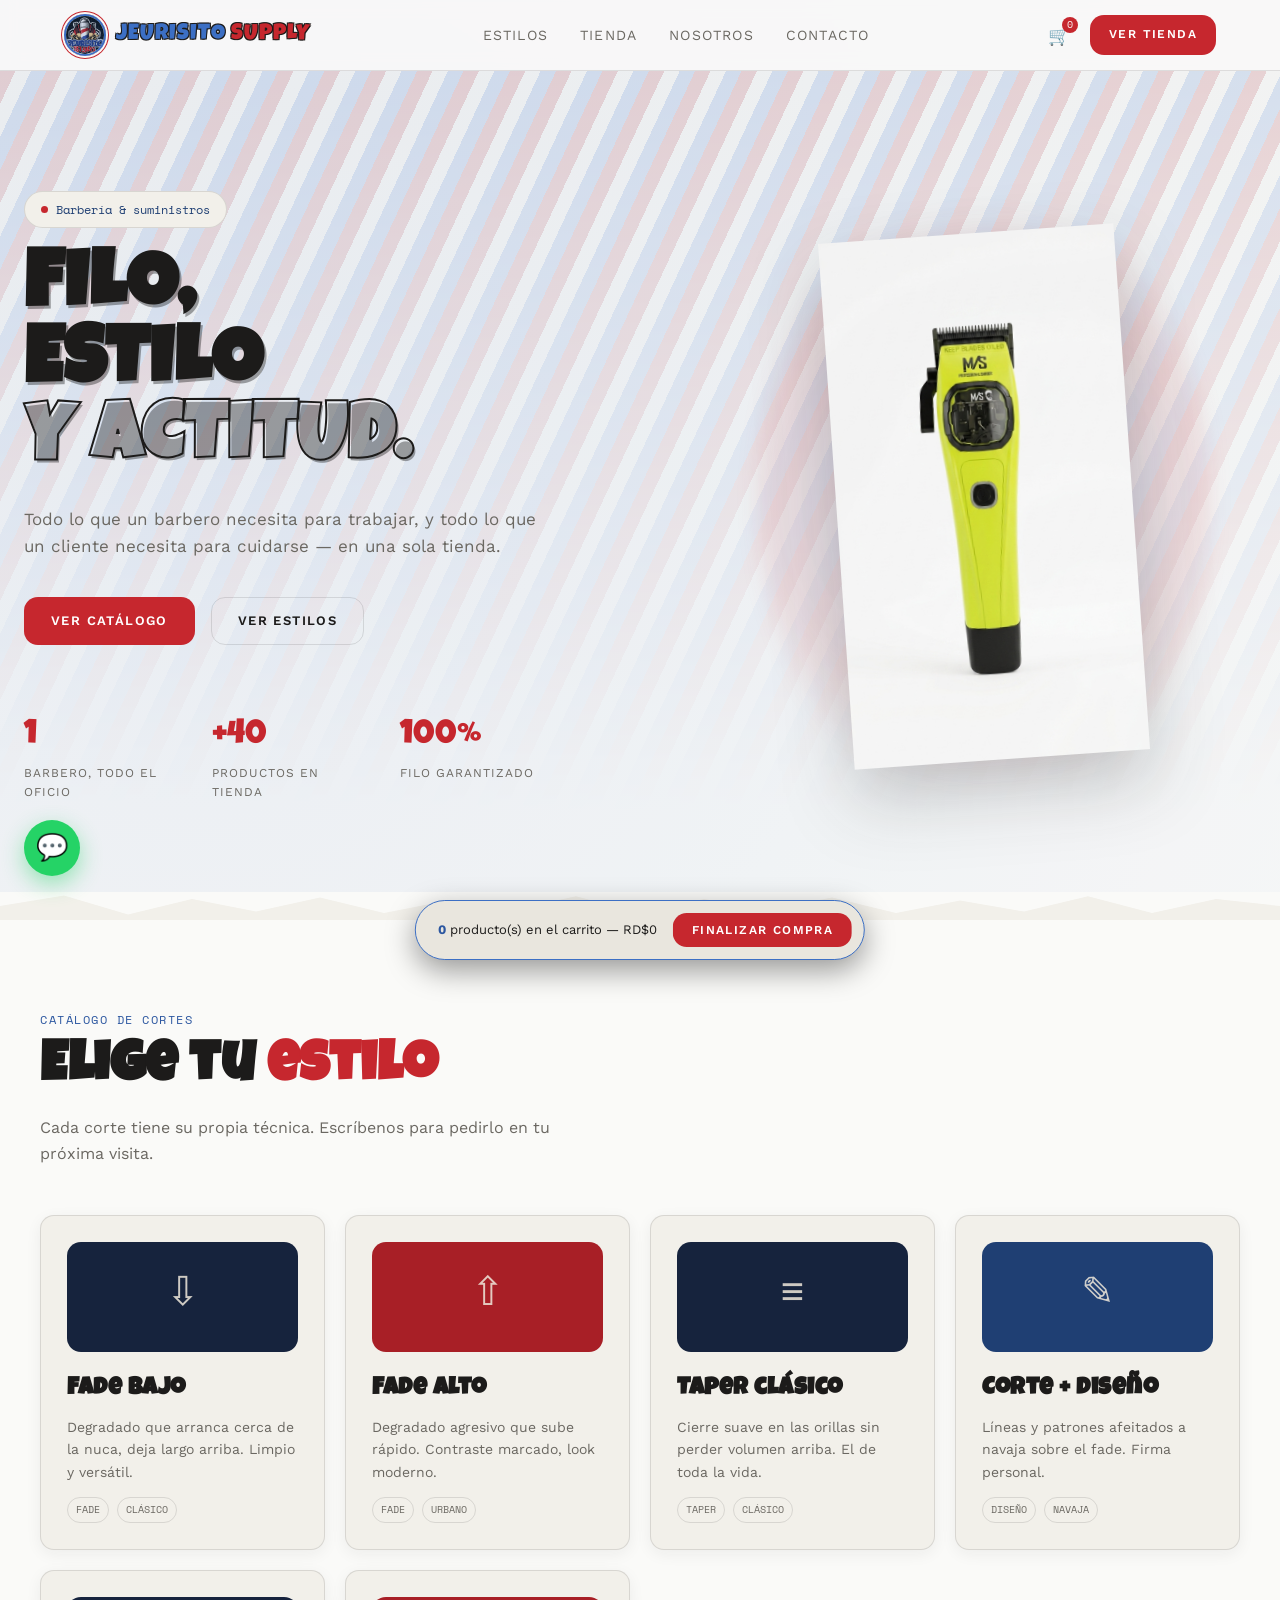
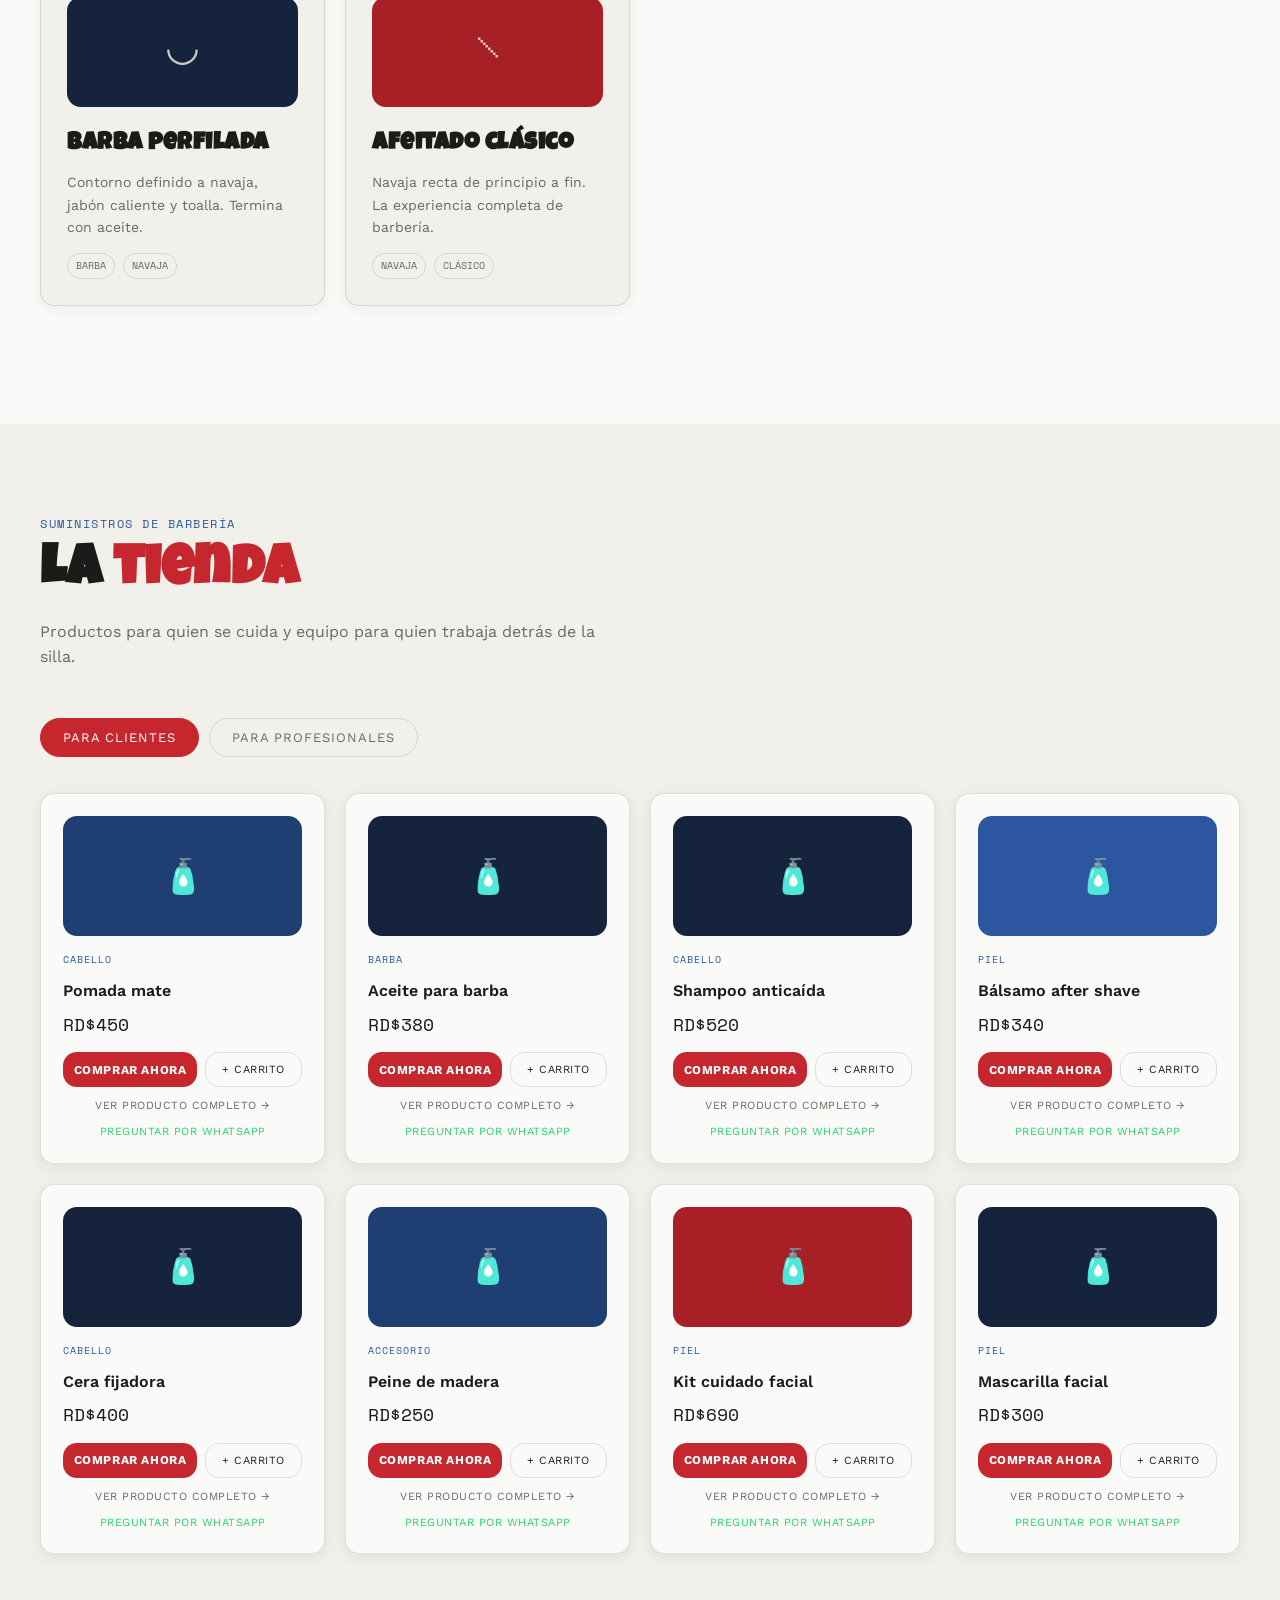
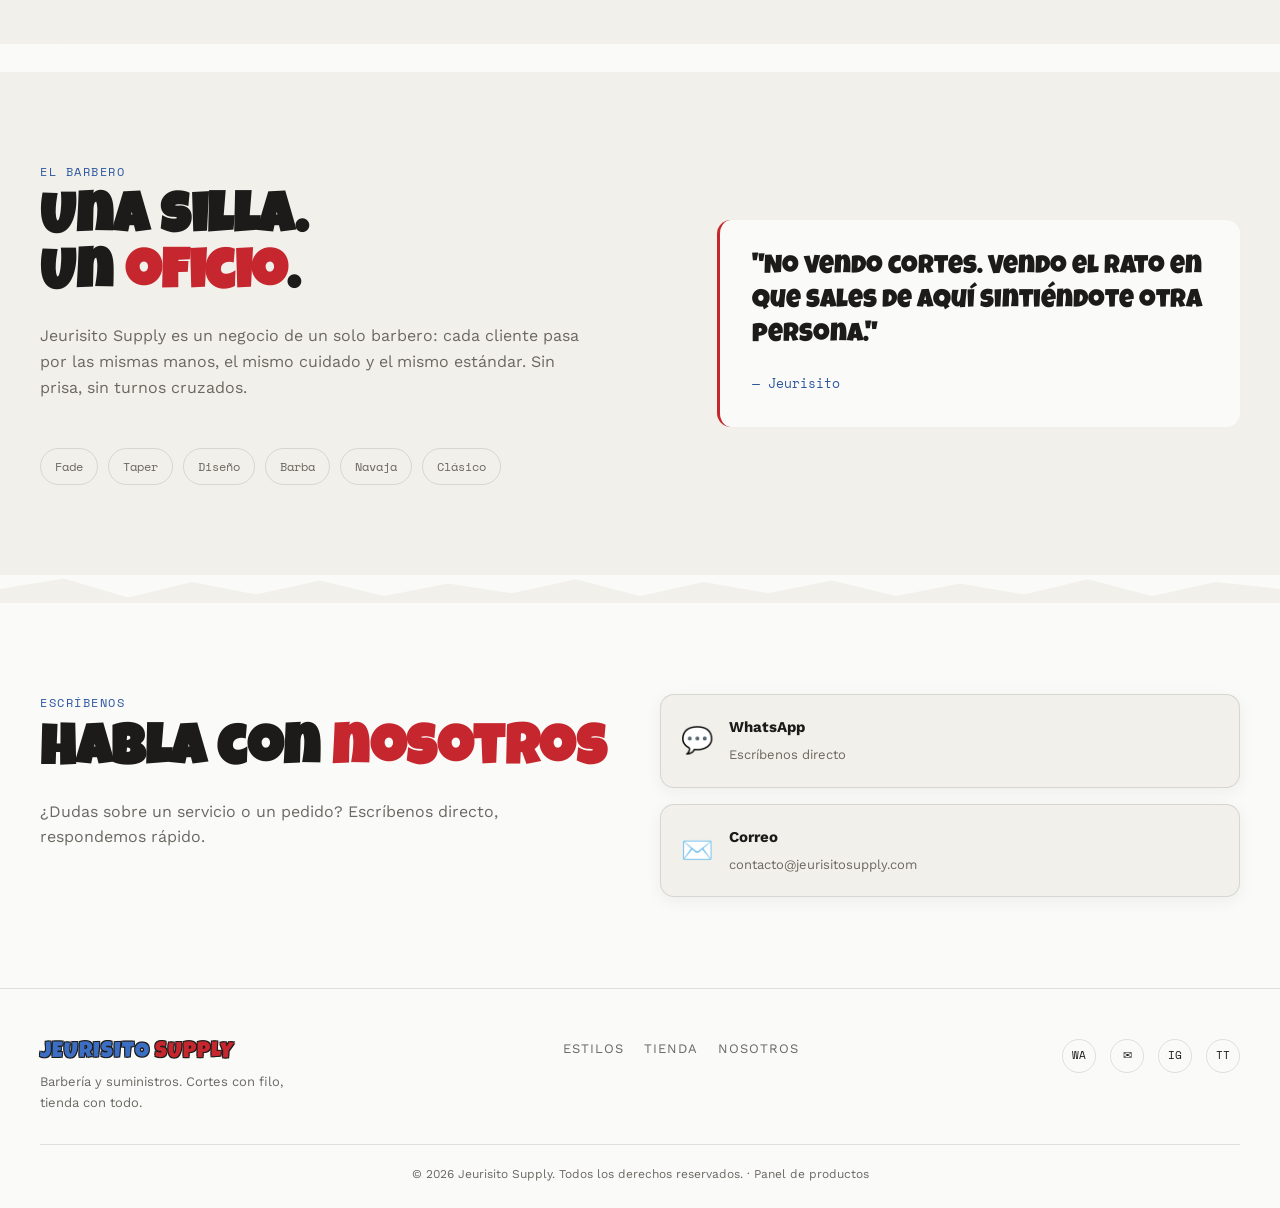
<file: jeurisito-style 16/index.html>
<!DOCTYPE html>
<html lang="es">
<head>
<meta charset="UTF-8">
<meta name="viewport" content="width=device-width, initial-scale=1.0">
<title>Jeurisito Supply — Tienda</title>
<meta name="description" content="Cortes con filo y todo lo que necesitas para el cuidado del cabello y la barba. Tienda de productos y equipo de barbería.">
<link rel="preconnect" href="https://fonts.googleapis.com">
<link rel="preconnect" href="https://fonts.gstatic.com" crossorigin>
<link href="https://fonts.googleapis.com/css2?family=Luckiest+Guy&family=Work+Sans:wght@400;500;600;700&family=Space+Mono:wght@400;700&display=swap" rel="stylesheet">
<link rel="stylesheet" href="css/style.css">
<script src="https://identity.netlify.com/v1/netlify-identity-widget.js"></script>
<script>
  if (window.netlifyIdentity) {
    window.netlifyIdentity.on("init", user => {
      if (!user) {
        window.netlifyIdentity.on("login", () => { document.location.href = "/admin/"; });
      }
    });
  }
</script>
</head>
<body>

<div class="blade-loader" id="bladeLoader"><div class="blade-line"></div></div>

<!-- NAV -->
<header class="nav" id="nav">
  <div class="nav-inner">
    <a href="#top" class="brand">
      <img src="assets/logo.jpeg" alt="Jeurisito Supply" class="logo-icon">
      <span class="brand-text"><span class="b-blue">JEURISITO</span> <span class="b-red">SUPPLY</span></span>
    </a>
    <nav class="nav-links" id="navLinks">
      <a href="#estilos">Estilos</a>
      <a href="#tienda">Tienda</a>
      <a href="#nosotros">Nosotros</a>
      <a href="#contacto">Contacto</a>
    </nav>
    <div class="nav-actions">
      <button class="cart-btn" id="cartBtn" aria-label="Ver carrito">
        <span class="cart-icon">🛒</span>
        <span class="cart-count" id="cartCount">0</span>
      </button>
      <a href="#tienda" class="btn btn-primary btn-sm">Ver tienda</a>
      <button class="burger" id="burger" aria-label="Menú">
        <span></span><span></span><span></span>
      </button>
    </div>
  </div>
</header>

<!-- HERO -->
<section class="hero" id="top">
  <div class="hero-stripes" aria-hidden="true"></div>
  <div class="hero-grid">
    <div class="hero-inner">
      <span class="eyebrow-pill">Barbería &amp; suministros</span>
      <h1 class="hero-title">FILO,<br>ESTILO<br><span class="outline">Y ACTITUD.</span></h1>
      <p class="hero-sub">Todo lo que un barbero necesita para trabajar, y todo lo que un cliente necesita para cuidarse — en una sola tienda.</p>
      <div class="hero-actions">
        <a href="#tienda" class="btn btn-primary">Ver catálogo</a>
        <a href="#estilos" class="btn btn-ghost">Ver estilos</a>
      </div>
      <div class="hero-stats">
        <div><span class="num">1</span><span class="lbl">barbero, todo el oficio</span></div>
        <div><span class="num">+40</span><span class="lbl">productos en tienda</span></div>
        <div><span class="num">100%</span><span class="lbl">filo garantizado</span></div>
      </div>
    </div>
    <div class="hero-visual" aria-hidden="true">
      <div class="hero-visual-blob"></div>
      <img src="assets/products/clipper-float.png" alt="" class="hero-visual-img">
    </div>
  </div>
</section>

<div class="razor-divider" aria-hidden="true"><svg viewBox="0 0 1200 40" preserveAspectRatio="none"><path d="M0,20 L60,5 L120,32 L180,10 L240,28 L300,8 L360,30 L420,12 L480,26 L540,6 L600,30 L660,10 L720,26 L780,8 L840,30 L900,12 L960,28 L1020,6 L1080,30 L1140,10 L1200,20 L1200,40 L0,40 Z"></path></svg></div>

<!-- ESTILOS -->
<section class="section" id="estilos">
  <div class="section-inner">
    <p class="section-eyebrow">Catálogo de cortes</p>
    <h2 class="section-title">Elige tu <span class="accent">estilo</span></h2>
    <p class="section-sub">Cada corte tiene su propia técnica. Escríbenos para pedirlo en tu próxima visita.</p>

    <div class="styles-grid" id="stylesGrid"></div>
  </div>
</section>

<div class="razor-divider flip" aria-hidden="true"><svg viewBox="0 0 1200 40" preserveAspectRatio="none"><path d="M0,20 L60,5 L120,32 L180,10 L240,28 L300,8 L360,30 L420,12 L480,26 L540,6 L600,30 L660,10 L720,26 L780,8 L840,30 L900,12 L960,28 L1020,6 L1080,30 L1140,10 L1200,20 L1200,40 L0,40 Z"></path></svg></div>

<!-- TIENDA -->
<section class="section section-dark" id="tienda">
  <div class="section-inner">
    <p class="section-eyebrow">Suministros de barbería</p>
    <h2 class="section-title">La <span class="accent">tienda</span></h2>
    <p class="section-sub">Productos para quien se cuida y equipo para quien trabaja detrás de la silla.</p>

    <div class="tabs" role="tablist">
      <button class="tab active" data-tab="clientes" role="tab" aria-selected="true">Para clientes</button>
      <button class="tab" data-tab="profesionales" role="tab" aria-selected="false">Para profesionales</button>
    </div>

    <div class="products-grid" id="productsGrid"></div>
  </div>
</section>

<div class="razor-divider" aria-hidden="true"><svg viewBox="0 0 1200 40" preserveAspectRatio="none"><path d="M0,20 L60,5 L120,32 L180,10 L240,28 L300,8 L360,30 L420,12 L480,26 L540,6 L600,30 L660,10 L720,26 L780,8 L840,30 L900,12 L960,28 L1020,6 L1080,30 L1140,10 L1200,20 L1200,40 L0,40 Z"></path></svg></div>

<!-- NOSOTROS -->
<section class="section section-dark" id="nosotros">
  <div class="section-inner nosotros-inner">
    <div>
      <p class="section-eyebrow">El barbero</p>
      <h2 class="section-title">Una silla.<br>Un <span class="accent">oficio</span>.</h2>
      <p class="section-sub">Jeurisito Supply es un negocio de un solo barbero: cada cliente pasa por las mismas manos, el mismo cuidado y el mismo estándar. Sin prisa, sin turnos cruzados.</p>
      <div class="tagcloud">
        <span>Fade</span><span>Taper</span><span>Diseño</span><span>Barba</span><span>Navaja</span><span>Clásico</span>
      </div>
    </div>
    <div class="quote-card">
      <p>"No vendo cortes. Vendo el rato en que sales de aquí sintiéndote otra persona."</p>
      <span>— Jeurisito</span>
    </div>
  </div>
</section>

<!-- CART DRAWER -->
<div class="cart-overlay" id="cartOverlay"></div>
<aside class="cart-drawer" id="cartDrawer">
  <div class="cart-header">
    <h3>Tu carrito</h3>
    <button id="cartClose" aria-label="Cerrar carrito">✕</button>
  </div>
  <ul class="cart-items" id="cartItems"></ul>
  <div class="cart-footer">
    <div class="cart-total">
      <span>Total</span>
      <span id="cartTotal">RD$0</span>
    </div>
    <button class="btn btn-primary btn-block" id="checkoutBtn">Finalizar compra</button>
    <p class="cart-note">Pago con PayPal o coordinación directa por WhatsApp.</p>
  </div>
</aside>

<a href="#" class="wa-float js-contact-whatsapp" target="_blank" rel="noopener" aria-label="Escríbenos por WhatsApp">
  <span class="wa-float-icon">💬</span>
</a>

<div class="sticky-cta" id="stickyCta">
  <span><strong id="stickyCount">0</strong> producto(s) en el carrito — <span id="stickyTotal">RD$0</span></span>
  <button class="btn btn-primary btn-sm" id="stickyCheckout">Finalizar compra</button>
</div>

<div class="razor-divider" aria-hidden="true"><svg viewBox="0 0 1200 40" preserveAspectRatio="none"><path d="M0,20 L60,5 L120,32 L180,10 L240,28 L300,8 L360,30 L420,12 L480,26 L540,6 L600,30 L660,10 L720,26 L780,8 L840,30 L900,12 L960,28 L1020,6 L1080,30 L1140,10 L1200,20 L1200,40 L0,40 Z"></path></svg></div>

<!-- CONTACTO -->
<section class="section" id="contacto">
  <div class="section-inner contact-inner">
    <div>
      <p class="section-eyebrow">Escríbenos</p>
      <h2 class="section-title">Habla con <span class="accent">nosotros</span></h2>
      <p class="section-sub">¿Dudas sobre un servicio o un pedido? Escríbenos directo, respondemos rápido.</p>
    </div>
    <div class="contact-cards">
      <a href="#" class="contact-card js-contact-whatsapp" target="_blank" rel="noopener">
        <span class="contact-icon">💬</span>
        <span>
          <strong>WhatsApp</strong>
          <span class="contact-detail">Escríbenos directo</span>
        </span>
      </a>
      <a href="#" class="contact-card js-contact-email" data-show-text="true">
        <span class="contact-icon">✉️</span>
        <span>
          <strong>Correo</strong>
          <span class="contact-detail">cargando…</span>
        </span>
      </a>
    </div>
  </div>
</section>

<footer class="footer">
  <div class="footer-inner">
    <div>
      <span class="brand-text"><span class="b-blue">JEURISITO</span> <span class="b-red">SUPPLY</span></span>
      <p>Barbería y suministros. Cortes con filo, tienda con todo.</p>
    </div>
    <div class="footer-links">
      <a href="#estilos">Estilos</a>
      <a href="#tienda">Tienda</a>
      <a href="#nosotros">Nosotros</a>
    </div>
    <div class="footer-social">
      <a href="#" class="js-contact-whatsapp" target="_blank" rel="noopener" aria-label="WhatsApp">WA</a>
      <a href="#" class="js-contact-email" aria-label="Correo">✉</a>
      <a href="#" aria-label="Instagram">IG</a>
      <a href="#" aria-label="TikTok">TT</a>
    </div>
  </div>
  <p class="footer-bottom">© <span id="year"></span> Jeurisito Supply. Todos los derechos reservados. · <a href="/admin/">Panel de productos</a></p>
</footer>

<script src="js/products-data.js"></script>
<script src="js/script.js"></script>
</body>
</html>
</file>
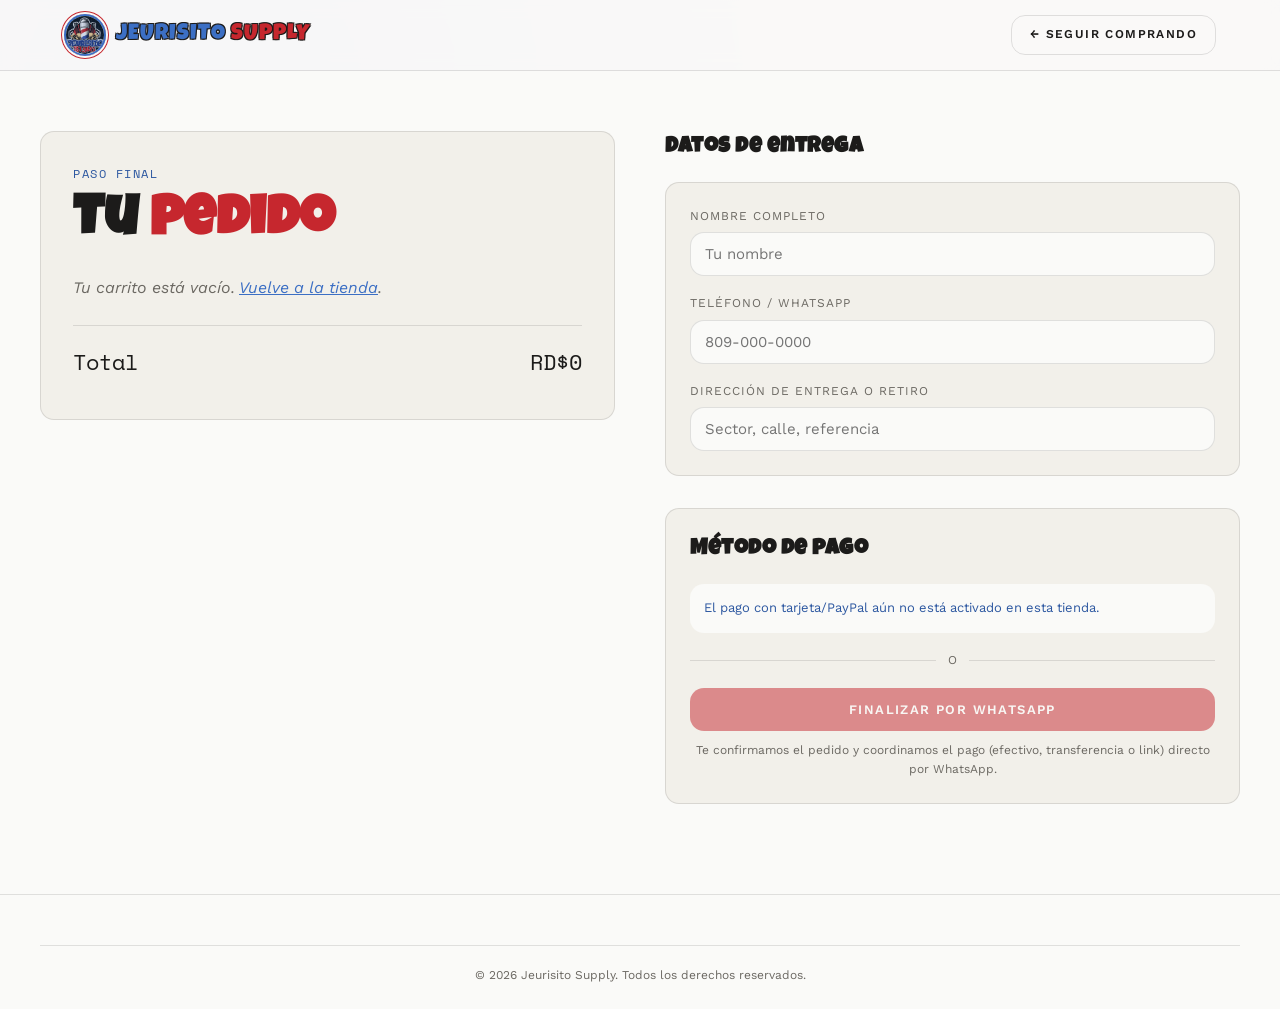
<file: jeurisito-style 16/checkout.html>
<!DOCTYPE html>
<html lang="es">
<head>
<meta charset="UTF-8">
<meta name="viewport" content="width=device-width, initial-scale=1.0">
<title>Finalizar compra — Jeurisito Supply</title>
<link rel="preconnect" href="https://fonts.googleapis.com">
<link rel="preconnect" href="https://fonts.gstatic.com" crossorigin>
<link href="https://fonts.googleapis.com/css2?family=Luckiest+Guy&family=Work+Sans:wght@400;500;600;700&family=Space+Mono:wght@400;700&display=swap" rel="stylesheet">
<link rel="stylesheet" href="css/style.css">
</head>
<body>

<!-- Formulario oculto para que Netlify detecte y notifique los pedidos -->
<form name="pedidos" data-netlify="true" netlify-honeypot="bot-field" hidden>
  <input type="text" name="name" />
  <input type="text" name="phone" />
  <input type="text" name="address" />
  <input type="text" name="items" />
  <input type="text" name="total" />
  <input type="text" name="metodo" />
</form>

<header class="nav">
  <div class="nav-inner">
    <a href="index.html" class="brand">
      <img src="assets/logo.jpeg" alt="Jeurisito Supply" class="logo-icon">
      <span class="brand-text"><span class="b-blue">JEURISITO</span> <span class="b-red">SUPPLY</span></span>
    </a>
    <a href="index.html#tienda" class="btn btn-ghost btn-sm">← Seguir comprando</a>
  </div>
</header>

<section class="section checkout-section">
  <div class="section-inner checkout-wrap">

    <div class="checkout-summary">
      <p class="section-eyebrow">Paso final</p>
      <h1 class="section-title">Tu <span class="accent">pedido</span></h1>

      <ul class="checkout-items" id="checkoutItems"></ul>

      <div class="checkout-total-row">
        <span>Total</span>
        <span id="checkoutTotal">RD$0</span>
      </div>
      <p class="checkout-usd-note" id="checkoutUsdNote"></p>
    </div>

    <div class="checkout-pay">
      <h3>Datos de entrega</h3>
      <form id="checkoutForm" class="agenda-form checkout-form">
        <div class="field">
          <label for="buyerName">Nombre completo</label>
          <input type="text" id="buyerName" required placeholder="Tu nombre">
        </div>
        <div class="field">
          <label for="buyerPhone">Teléfono / WhatsApp</label>
          <input type="tel" id="buyerPhone" required placeholder="809-000-0000">
        </div>
        <div class="field">
          <label for="buyerAddress">Dirección de entrega o retiro</label>
          <input type="text" id="buyerAddress" required placeholder="Sector, calle, referencia">
        </div>
      </form>

      <div class="pay-options">
        <h3>Método de pago</h3>
        <div id="paypal-button-container"></div>
        <p class="paypal-missing" id="paypalMissing" style="display:none;">
          El pago con tarjeta/PayPal aún no está activado en esta tienda.
        </p>

        <div class="pay-divider"><span>o</span></div>

        <button class="btn btn-primary btn-block wa-pay-btn" id="waPayBtn">
          Finalizar por WhatsApp
        </button>
        <p class="pay-note">Te confirmamos el pedido y coordinamos el pago (efectivo, transferencia o link) directo por WhatsApp.</p>
      </div>
    </div>

  </div>
</section>

<footer class="footer">
  <p class="footer-bottom">© <span id="year"></span> Jeurisito Supply. Todos los derechos reservados.</p>
</footer>

<script src="js/paypal-config.js"></script>
<script src="js/checkout.js"></script>
</body>
</html>
</file>
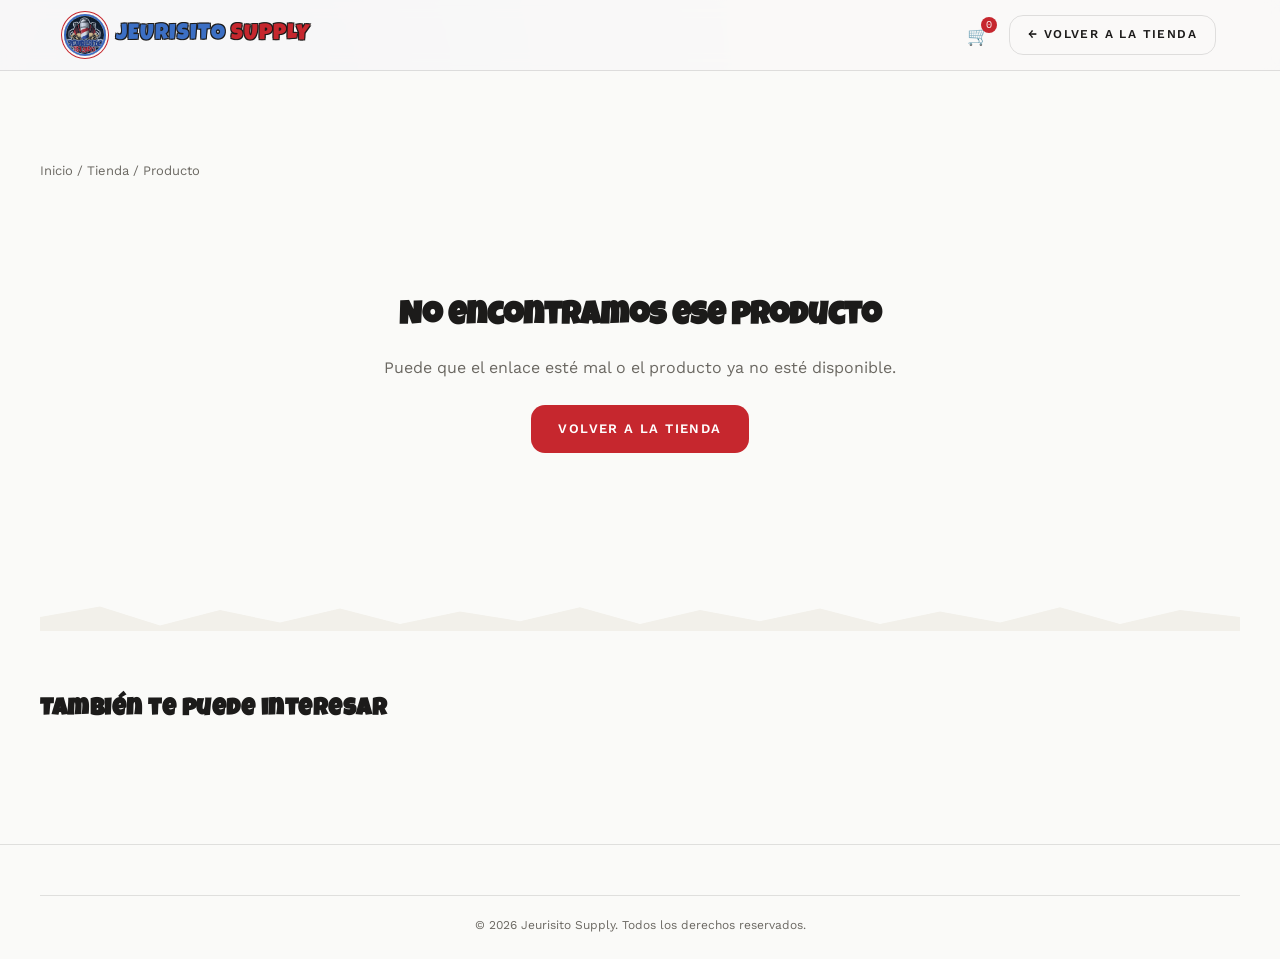
<file: jeurisito-style 16/product.html>
<!DOCTYPE html>
<html lang="es">
<head>
<meta charset="UTF-8">
<meta name="viewport" content="width=device-width, initial-scale=1.0">
<title id="pageTitle">Producto — Jeurisito Supply</title>
<link rel="preconnect" href="https://fonts.googleapis.com">
<link rel="preconnect" href="https://fonts.gstatic.com" crossorigin>
<link href="https://fonts.googleapis.com/css2?family=Luckiest+Guy&family=Work+Sans:wght@400;500;600;700&family=Space+Mono:wght@400;700&display=swap" rel="stylesheet">
<link rel="stylesheet" href="css/style.css">
</head>
<body>

<header class="nav">
  <div class="nav-inner">
    <a href="index.html" class="brand">
      <img src="assets/logo.jpeg" alt="Jeurisito Supply" class="logo-icon">
      <span class="brand-text"><span class="b-blue">JEURISITO</span> <span class="b-red">SUPPLY</span></span>
    </a>
    <div class="nav-actions">
      <button class="cart-btn" id="cartBtn" aria-label="Ver carrito">
        <span class="cart-icon">🛒</span>
        <span class="cart-count" id="cartCount">0</span>
      </button>
      <a href="index.html#tienda" class="btn btn-ghost btn-sm">← Volver a la tienda</a>
    </div>
  </div>
</header>

<section class="section product-section">
  <div class="section-inner">
    <p class="breadcrumb"><a href="index.html">Inicio</a> / <a href="index.html#tienda">Tienda</a> / <span id="breadcrumbName">Producto</span></p>

    <div class="product-detail" id="productDetail">
      <!-- se llena con JS -->
    </div>

    <div class="razor-divider" aria-hidden="true" style="margin-top:70px;"><svg viewBox="0 0 1200 40" preserveAspectRatio="none"><path d="M0,20 L60,5 L120,32 L180,10 L240,28 L300,8 L360,30 L420,12 L480,26 L540,6 L600,30 L660,10 L720,26 L780,8 L840,30 L900,12 L960,28 L1020,6 L1080,30 L1140,10 L1200,20 L1200,40 L0,40 Z"></path></svg></div>

    <div class="related-block">
      <h3>También te puede interesar</h3>
      <div class="products-grid" id="relatedGrid"></div>
    </div>
  </div>
</section>

<!-- CART DRAWER -->
<div class="cart-overlay" id="cartOverlay"></div>
<aside class="cart-drawer" id="cartDrawer">
  <div class="cart-header">
    <h3>Tu carrito</h3>
    <button id="cartClose" aria-label="Cerrar carrito">✕</button>
  </div>
  <ul class="cart-items" id="cartItems"></ul>
  <div class="cart-footer">
    <div class="cart-total">
      <span>Total</span>
      <span id="cartTotal">RD$0</span>
    </div>
    <button class="btn btn-primary btn-block" id="checkoutBtn">Finalizar compra</button>
  </div>
</aside>

<footer class="footer">
  <p class="footer-bottom">© <span id="year"></span> Jeurisito Supply. Todos los derechos reservados.</p>
</footer>

<script src="js/products-data.js"></script>
<script src="js/product.js"></script>
</body>
</html>
</file>
<file: jeurisito-style 16/css/style.css>
/* ===================================================
   JEURISITO SUPPLY — Design tokens
   Blanco neutro / grises suaves / acentos azul y rojo del logo
=================================================== */
:root{
  --ink: #FAFAF8;
  --steel: #F2F0EA;
  --steel-2: #E9E6DE;
  --bone: #1C1B1A;
  --bone-dim: #6B6862;
  --red: #A81F26;
  --red-bright: #C6272E;
  --blue: #1F3F73;
  --blue-bright: #2C57A0;
  --blue-light: #3C6FC4;
  --brass: #2C57A0;
  --line: rgba(28,27,26,0.12);

  --display: 'Luckiest Guy', 'Bebas Neue', Impact, sans-serif;
  --body: 'Work Sans', -apple-system, sans-serif;
  --mono: 'Space Mono', monospace;

  --radius: 14px;
}

*{ box-sizing:border-box; margin:0; padding:0; }
html{ scroll-behavior:smooth; }
body{
  background-color:var(--ink);
  background-image:
    radial-gradient(circle at 15% 10%, rgba(60,111,196,0.10), transparent 40%),
    radial-gradient(circle at 85% 55%, rgba(198,39,46,0.08), transparent 38%),
    radial-gradient(circle at 40% 90%, rgba(44,87,160,0.06), transparent 42%);
  background-repeat:no-repeat, no-repeat, no-repeat;
  background-size:cover, cover, cover;
  color:var(--bone);
  font-family:var(--body);
  font-size:16px;
  line-height:1.6;
  -webkit-font-smoothing:antialiased;
  overflow-x:hidden;
}
a{ color:inherit; text-decoration:none; }
ul{ list-style:none; }
img{ max-width:100%; display:block; }
button{ font-family:inherit; cursor:pointer; border:none; background:none; color:inherit; }
input, select{ font-family:inherit; }

@media (prefers-reduced-motion: reduce){
  *{ animation-duration:0.01ms !important; transition-duration:0.01ms !important; }
}

::selection{ background:var(--red); color:#fff; }

/* Loader */
.blade-loader{
  position:fixed; inset:0; z-index:999; background:var(--ink);
  display:flex; align-items:center; justify-content:center;
  transition:opacity .5s ease, visibility .5s ease;
}
.blade-loader.done{ opacity:0; visibility:hidden; }
.blade-line{
  width:120px; height:3px; background:var(--red-bright);
  animation:bladeSlide 1.1s ease-in-out infinite;
}
@keyframes bladeSlide{
  0%{ transform:translateX(-80px) scaleX(.6); }
  50%{ transform:translateX(80px) scaleX(1); }
  100%{ transform:translateX(-80px) scaleX(.6); }
}

/* ===== NAV ===== */
.nav{
  position:sticky; top:0; z-index:100;
  background:rgba(250,248,248,0.85);
  backdrop-filter:blur(8px);
  border-bottom:1px solid var(--line);
}
.nav-inner{
  max-width:1200px; margin:0 auto; padding:14px 24px;
  display:flex; align-items:center; justify-content:space-between; gap:24px;
}
.brand{ display:flex; align-items:center; gap:10px; }
.brand-text{
  font-family:var(--display); font-size:22px; letter-spacing:1px; line-height:1;
}
.b-blue{
  color:var(--blue-light);
  text-shadow: -1px -1px 0 var(--bone), 1px -1px 0 var(--bone), -1px 1px 0 var(--bone), 1px 1px 0 var(--bone);
}
.b-red{
  color:var(--red-bright);
  text-shadow: -1px -1px 0 var(--bone), 1px -1px 0 var(--bone), -1px 1px 0 var(--bone), 1px 1px 0 var(--bone);
}

.nav-links{ display:flex; gap:32px; }
.nav-links a{
  font-size:14px; text-transform:uppercase; letter-spacing:1.2px; color:var(--bone-dim);
  transition:color .2s ease; position:relative;
}
.nav-links a:hover{ color:var(--bone); }
.nav-links a::after{
  content:''; position:absolute; left:0; bottom:-6px; width:0; height:2px; background:var(--red-bright);
  transition:width .25s ease;
}
.nav-links a:hover::after{ width:100%; }

.nav-actions{ display:flex; align-items:center; gap:14px; }
.cart-btn{ position:relative; font-size:18px; padding:6px; }
.cart-count{
  position:absolute; top:-2px; right:-2px; background:var(--red-bright); color:#fff;
  font-size:10px; font-family:var(--mono); width:16px; height:16px; border-radius:50%;
  display:flex; align-items:center; justify-content:center;
}
.burger{ display:none; flex-direction:column; gap:4px; width:24px; }
.burger span{ height:2px; background:var(--bone); display:block; }

/* Buttons */
.btn{
  display:inline-flex; align-items:center; justify-content:center;
  padding:13px 26px; border-radius:var(--radius);
  font-size:13px; text-transform:uppercase; letter-spacing:1.4px; font-weight:600;
  transition:transform .18s ease, background .18s ease, border-color .18s ease, box-shadow .3s ease;
  border:1px solid transparent;
  position:relative; overflow:hidden; isolation:isolate;
}
.btn::before{
  content:''; position:absolute; inset:0; z-index:-1;
  background:linear-gradient(100deg, transparent 20%, rgba(255,255,255,0.35) 50%, transparent 80%);
  transform:translateX(-140%); transition:transform .1s linear;
}
.btn:hover::before{ transform:translateX(140%); transition:transform .7s ease; }
.btn-primary{ background:var(--red-bright); color:#fff; }
.btn-primary:hover{
  background:var(--red); transform:translateY(-3px) scale(1.03);
  animation:pulseGlowRed 1.1s ease-in-out infinite;
}
.btn-ghost{ border-color:var(--line); color:var(--bone); }
.btn-ghost:hover{
  border-color:var(--blue-light); transform:translateY(-3px) scale(1.03);
  animation:pulseGlowBlue 1.1s ease-in-out infinite;
}
.btn-sm{ padding:9px 18px; font-size:12px; }
.btn-block{ width:100%; }

@keyframes pulseGlowRed{
  0%,100%{ box-shadow:0 0 0 0 rgba(198,39,46,0.55), 0 6px 18px rgba(198,39,46,0.35); }
  50%{ box-shadow:0 0 0 9px rgba(198,39,46,0), 0 6px 18px rgba(198,39,46,0.35); }
}
@keyframes pulseGlowBlue{
  0%,100%{ box-shadow:0 0 0 0 rgba(60,111,196,0.55), 0 6px 18px rgba(60,111,196,0.3); }
  50%{ box-shadow:0 0 0 9px rgba(60,111,196,0), 0 6px 18px rgba(60,111,196,0.3); }
}

/* ===== HERO ===== */
.hero{
  position:relative; padding:120px 24px 90px; overflow:hidden;
  display:flex; justify-content:center;
}
.hero-stripes{
  position:absolute; inset:0; z-index:0; opacity:0.16;
  background:repeating-linear-gradient(115deg,
    var(--red) 0 14px,
    var(--steel-2) 14px 28px,
    var(--blue-light) 28px 42px);
}
.hero-stripes::after{
  content:''; position:absolute; inset:0;
  background:linear-gradient(180deg, transparent 0%, var(--ink) 90%);
}
.hero-grid{
  position:relative; z-index:1; width:100%; max-width:1240px; margin:0 auto;
  display:grid; grid-template-columns:1.1fr 0.9fr; gap:24px; align-items:center;
}
.hero-inner{ text-align:left; }

.eyebrow-pill{
  display:inline-flex; align-items:center; gap:8px;
  font-family:var(--mono); font-size:12px; color:var(--blue);
  background:var(--steel); border:1px solid var(--line);
  padding:8px 16px; border-radius:30px; margin-bottom:24px;
}
.eyebrow-pill::before{
  content:''; width:7px; height:7px; border-radius:50%; background:var(--red-bright);
}

.hero-visual{
  position:relative; width:100%; max-width:380px; margin:0 auto;
  display:flex; align-items:center; justify-content:center;
}
.hero-visual-blob{
  position:absolute; inset:-10%; border-radius:50%;
  background:radial-gradient(circle, rgba(60,111,196,0.14), rgba(198,39,46,0.10) 55%, transparent 75%);
  filter:blur(10px);
}
.hero-visual-img{
  position:relative; z-index:1; width:78%; height:auto;
  filter:drop-shadow(0 30px 36px rgba(28,27,26,0.22));
  transform:rotate(-4deg);
  transition:transform .5s cubic-bezier(.2,.8,.2,1);
  animation:heroFloat 6s ease-in-out infinite;
}
@keyframes heroFloat{
  0%,100%{ transform:rotate(-4deg) translateY(0); }
  50%{ transform:rotate(-1deg) translateY(-14px); }
}
@media (prefers-reduced-motion: reduce){
  .hero-visual-img{ animation:none; }
}

@media (max-width:960px){
  .hero-grid{ grid-template-columns:1fr; text-align:center; }
  .hero-inner{ text-align:center; }
  .hero-actions{ justify-content:center; }
  .hero-stats{ justify-content:center; }
  .hero-visual{ order:-1; max-width:240px; }
}
.eyebrow{
  font-family:var(--mono); font-size:13px; color:var(--brass); text-transform:uppercase;
  letter-spacing:1.5px; margin-bottom:18px;
}
.hero-title{
  font-family:var(--display); font-size:clamp(40px,6.5vw,80px); line-height:0.95;
  letter-spacing:1px; margin-bottom:26px; text-transform:uppercase;
}
.hero-title .outline{
  color:transparent; -webkit-text-stroke:2px var(--bone); text-stroke:2px var(--bone);
}
.hero-title{ text-shadow: 2px 3px 0 rgba(0,0,0,0.35); }
.hero-sub{
  max-width:520px; color:var(--bone-dim); font-size:17px; margin-bottom:36px;
}
.hero-actions{ display:flex; gap:16px; flex-wrap:wrap; margin-bottom:64px; }
.hero-stats{ display:flex; gap:48px; flex-wrap:wrap; }
.hero-stats .num{
  display:block; font-family:var(--display); font-size:34px; color:var(--red-bright);
}
.hero-stats .lbl{
  display:block; font-size:12px; color:var(--bone-dim); text-transform:uppercase; letter-spacing:1px; max-width:140px;
}

/* Razor divider - signature element */
.razor-divider{ line-height:0; background:var(--ink); }
.razor-divider svg{ width:100%; height:28px; display:block; }
.razor-divider svg path{ fill:var(--steel); }
.razor-divider.flip{ transform:scaleY(-1); }
.razor-divider.flip svg path{ fill:var(--ink); }
.section-dark + .razor-divider svg path{ fill:var(--ink); }

/* ===== SECTIONS ===== */
.section{ padding:90px 24px; background:var(--ink); }
.section-dark{ background:var(--steel); }
.section-inner{ max-width:1200px; margin:0 auto; }
.section-eyebrow{
  font-family:var(--mono); font-size:12px; color:var(--brass); text-transform:uppercase; letter-spacing:1.5px; margin-bottom:12px;
}
.section-title{
  font-family:var(--display); font-size:clamp(36px,5vw,56px); letter-spacing:.5px; margin-bottom:18px; line-height:1;
}
.section-title .accent{ color:var(--red-bright); }
.section-sub{ color:var(--bone-dim); max-width:560px; margin-bottom:48px; font-size:16px; }

/* Styles grid */
.styles-grid{
  display:grid; grid-template-columns:repeat(auto-fill, minmax(240px,1fr)); gap:20px;
}
.style-card{
  background:var(--steel); border:1px solid var(--line); border-radius:var(--radius);
  padding:26px; cursor:pointer; transition:transform .3s ease, border-color .3s ease, box-shadow .3s ease;
  position:relative; overflow:hidden; isolation:isolate;
  box-shadow:0 4px 16px rgba(28,27,26,0.06);
}
.style-card::after{
  content:''; position:absolute; inset:-2px; z-index:-1;
  background:linear-gradient(115deg, transparent 30%, rgba(28,27,26,0.07) 48%, rgba(28,27,26,0.07) 52%, transparent 70%);
  transform:translateX(-160%); opacity:0;
}
.style-card:hover{
  transform:translateY(-6px) scale(1.02) rotate(-0.6deg);
  border-color:var(--red-bright); box-shadow:0 14px 32px rgba(198,39,46,0.2);
  animation:hypnoticSway 2.4s ease-in-out infinite;
}
.style-card:hover::after{ opacity:1; animation:shineLoop 1.8s ease-in-out infinite; }

@keyframes shineLoop{
  0%{ transform:translateX(-160%); }
  60%,100%{ transform:translateX(160%); }
}
@keyframes hypnoticSway{
  0%,100%{ transform:translateY(-6px) scale(1.02) rotate(-0.8deg); }
  50%{ transform:translateY(-9px) scale(1.03) rotate(0.8deg); }
}
.style-card .swatch{
  width:100%; height:110px; border-radius:var(--radius); margin-bottom:18px;
  display:flex; align-items:center; justify-content:center; font-family:var(--display);
  font-size:40px; color:rgba(239,231,218,0.85);
}
.style-card h3{ font-family:var(--display); font-size:24px; letter-spacing:.5px; margin-bottom:8px; }
.style-card p{ color:var(--bone-dim); font-size:14px; margin-bottom:14px; }
.style-card .tags{ display:flex; gap:8px; flex-wrap:wrap; }
.style-card .tags span{
  font-family:var(--mono); font-size:10px; padding:4px 8px; border:1px solid var(--line);
  border-radius:20px; color:var(--bone-dim); text-transform:uppercase;
}

/* Tabs */
.tabs{ display:flex; gap:10px; margin-bottom:36px; }
.tab{
  padding:11px 22px; border:1px solid var(--line); border-radius:30px;
  font-size:13px; text-transform:uppercase; letter-spacing:1px; color:var(--bone-dim);
  transition:all .2s ease;
}
.tab:hover:not(.active){ transform:translateY(-2px) scale(1.05); border-color:var(--blue-light); color:var(--bone); }
.tab.active{ background:var(--red-bright); border-color:var(--red-bright); color:#fff; }

/* Products grid */
.products-grid{
  display:grid; grid-template-columns:repeat(auto-fill, minmax(230px,1fr)); gap:20px;
}
.product-card{
  background:var(--ink); border:1px solid var(--line); border-radius:var(--radius);
  padding:22px; display:flex; flex-direction:column; transition:transform .3s ease, border-color .3s ease, box-shadow .3s ease;
  position:relative; overflow:hidden; isolation:isolate;
  box-shadow:0 4px 16px rgba(28,27,26,0.08);
}
.product-card::after{
  content:''; position:absolute; inset:-2px; z-index:-1;
  background:linear-gradient(115deg, transparent 30%, rgba(28,27,26,0.06) 48%, rgba(28,27,26,0.06) 52%, transparent 70%);
  transform:translateX(-160%); opacity:0;
}
.product-card:hover{
  transform:translateY(-6px) scale(1.02) rotate(0.6deg);
  border-color:var(--brass); box-shadow:0 14px 32px rgba(143,177,232,0.18);
  animation:hypnoticSwayAlt 2.4s ease-in-out infinite;
}
.product-card:hover::after{ opacity:1; animation:shineLoop 1.8s ease-in-out infinite; }

@keyframes hypnoticSwayAlt{
  0%,100%{ transform:translateY(-6px) scale(1.02) rotate(0.8deg); }
  50%{ transform:translateY(-9px) scale(1.03) rotate(-0.8deg); }
}
.product-thumb{
  width:100%; height:120px; border-radius:var(--radius); margin-bottom:16px;
  display:flex; align-items:center; justify-content:center; font-size:34px;
}
.product-card h4{ font-size:16px; margin-bottom:6px; font-weight:600; }
.product-card .cat{
  font-family:var(--mono); font-size:10px; color:var(--brass); text-transform:uppercase; letter-spacing:1px; margin-bottom:10px;
}
.product-card .price{
  font-family:var(--mono); font-size:18px; color:var(--bone); margin-top:auto; margin-bottom:14px;
}
.add-btn{
  border:1px solid var(--line); border-radius:var(--radius); padding:10px;
  text-transform:uppercase; font-size:12px; letter-spacing:1px; text-align:center;
  transition:all .2s ease;
}
.add-btn:hover{ background:var(--red-bright); border-color:var(--red-bright); }
.add-btn.added{ background:var(--brass); border-color:var(--brass); color:var(--ink); }

/* Formulario (reutilizado también en el checkout) */
.agenda-form{
  background:var(--steel); border:1px solid var(--line); border-radius:var(--radius);
  padding:32px; display:flex; flex-direction:column; gap:18px;
}
.field{ display:flex; flex-direction:column; gap:6px; }
.field label{ font-size:12px; text-transform:uppercase; letter-spacing:1px; color:var(--bone-dim); }
.field input, .field select{
  background:var(--ink); border:1px solid var(--line); border-radius:var(--radius);
  padding:12px 14px; color:var(--bone); font-size:15px;
}
.field input:focus, .field select:focus{ outline:2px solid var(--red-bright); outline-offset:1px; }
.form-note{ font-size:13px; color:var(--brass); min-height:18px; }

/* Nosotros */
.nosotros-inner{ display:grid; grid-template-columns:1.2fr 1fr; gap:50px; align-items:center; }
.tagcloud{ display:flex; gap:10px; flex-wrap:wrap; margin-top:24px; }
.tagcloud span{
  font-family:var(--mono); font-size:12px; padding:8px 14px; border:1px solid var(--line);
  border-radius:30px; color:var(--bone-dim);
}
.quote-card{
  background:var(--ink); border-left:3px solid var(--red-bright); padding:32px; border-radius:var(--radius);
}
.quote-card p{ font-family:var(--display); font-size:26px; line-height:1.3; margin-bottom:16px; }
.quote-card span{ color:var(--brass); font-family:var(--mono); font-size:13px; }

/* Cart drawer */
.cart-overlay{
  position:fixed; inset:0; background:rgba(0,0,0,0.6); z-index:200;
  opacity:0; visibility:hidden; transition:opacity .3s ease, visibility .3s ease;
}
.cart-overlay.open{ opacity:1; visibility:visible; }
.cart-drawer{
  position:fixed; top:0; right:0; height:100%; width:380px; max-width:90vw;
  background:var(--steel); z-index:201; padding:26px; display:flex; flex-direction:column;
  transform:translateX(100%); transition:transform .3s ease;
}
.cart-drawer.open{ transform:translateX(0); }
.cart-header{ display:flex; justify-content:space-between; align-items:center; margin-bottom:20px; }
.cart-header h3{ font-family:var(--display); font-size:24px; letter-spacing:.5px; }
.cart-header button{ font-size:18px; }
.cart-items{ flex:1; overflow-y:auto; display:flex; flex-direction:column; gap:14px; }
.cart-item{
  display:flex; justify-content:space-between; align-items:center; padding:12px;
  background:var(--ink); border-radius:var(--radius); font-size:14px;
}
.cart-item .remove{ color:var(--red-bright); font-size:16px; }
.cart-items .empty{ color:var(--bone-dim); font-style:italic; text-align:center; margin-top:30px; }
.cart-footer{ border-top:1px solid var(--line); padding-top:18px; margin-top:18px; }
.cart-total{ display:flex; justify-content:space-between; font-family:var(--mono); font-size:18px; margin-bottom:16px; }
.cart-note{ font-size:11px; color:var(--bone-dim); margin-top:12px; text-align:center; }

/* Logo icon */
.logo-icon{
  width:42px; height:42px; border-radius:50%; object-fit:cover;
  border:2px solid var(--blue-light); box-shadow:0 0 0 2px var(--ink), 0 0 0 3px var(--red-bright);
}

/* Product CTAs */
.cta-row{ display:flex; gap:8px; margin-bottom:10px; }
.btn-buy-now{
  flex:1.4; background:var(--red-bright); color:#fff; border-radius:var(--radius);
  padding:10px 6px; font-size:12px; text-transform:uppercase; letter-spacing:.6px; font-weight:700;
  transition:transform .15s ease, background .15s ease, box-shadow .3s ease;
  position:relative; overflow:hidden; isolation:isolate;
}
.btn-buy-now::before{
  content:''; position:absolute; inset:0; z-index:-1;
  background:linear-gradient(100deg, transparent 20%, rgba(255,255,255,0.4) 50%, transparent 80%);
  transform:translateX(-140%);
}
.btn-buy-now:hover{
  background:var(--red); transform:translateY(-3px) scale(1.05);
  animation:pulseGlowRed 1s ease-in-out infinite;
}
.btn-buy-now:hover::before{ transform:translateX(140%); transition:transform .6s ease; }
.add-btn{
  flex:1; border:1px solid var(--line); border-radius:var(--radius); padding:10px 4px;
  text-transform:uppercase; font-size:11px; letter-spacing:.5px; text-align:center;
  transition:all .2s ease;
}
.add-btn:hover{ border-color:var(--blue-light); transform:translateY(-2px) scale(1.04); }
.add-btn.added{ background:var(--brass); border-color:var(--brass); color:var(--ink); }
.wa-link{
  display:block; text-align:center; font-size:11px; color:#25D366; text-transform:uppercase;
  letter-spacing:.5px; padding-top:2px;
}
.wa-link:hover{ text-decoration:underline; }

/* Sticky checkout bar */
.sticky-cta{
  position:fixed; left:50%; bottom:24px; transform:translate(-50%, 140%);
  background:var(--steel-2); border:1px solid var(--blue-light); border-radius:40px;
  padding:12px 12px 12px 22px; display:flex; align-items:center; gap:16px;
  box-shadow:0 10px 30px rgba(0,0,0,0.4); z-index:150; transition:transform .3s ease;
  font-size:13px; max-width:92vw;
}
.sticky-cta.show{ transform:translate(-50%, 0); }
.sticky-cta strong{ color:var(--brass); }

/* Botón flotante de WhatsApp */
.wa-float{
  position:fixed; left:24px; bottom:24px; z-index:150;
  width:56px; height:56px; border-radius:50%; background:#25D366;
  display:flex; align-items:center; justify-content:center; font-size:26px;
  box-shadow:0 8px 22px rgba(37,211,102,0.45);
  animation:waBounce 2.6s ease-in-out infinite;
}
.wa-float:hover{ animation:waBounce 0.7s ease-in-out infinite; }
@keyframes waBounce{
  0%,100%{ transform:translateY(0) scale(1); box-shadow:0 8px 22px rgba(37,211,102,0.45); }
  50%{ transform:translateY(-8px) scale(1.06); box-shadow:0 14px 30px rgba(37,211,102,0.6); }
}

/* Contacto */
.contact-inner{ display:grid; grid-template-columns:1fr 1fr; gap:40px; align-items:center; }
.contact-cards{ display:flex; flex-direction:column; gap:16px; }
.contact-card{
  display:flex; align-items:center; gap:16px; background:var(--steel);
  border:1px solid var(--line); border-radius:var(--radius); padding:20px;
  transition:transform .3s ease, border-color .3s ease, box-shadow .3s ease;
  position:relative; overflow:hidden; isolation:isolate;
  box-shadow:0 4px 16px rgba(28,27,26,0.06);
}
.contact-card::after{
  content:''; position:absolute; inset:-2px; z-index:-1;
  background:linear-gradient(115deg, transparent 30%, rgba(28,27,26,0.06) 48%, rgba(28,27,26,0.06) 52%, transparent 70%);
  transform:translateX(-160%); opacity:0;
}
.contact-card:hover{
  transform:translateY(-4px) scale(1.02); border-color:var(--blue-light);
  box-shadow:0 12px 28px rgba(60,111,196,0.2);
}
.contact-card:hover::after{ opacity:1; animation:shineLoop 1.6s ease-in-out infinite; }
.contact-icon{ font-size:26px; }
.contact-card strong{ display:block; font-size:15px; margin-bottom:2px; }
.contact-detail{ color:var(--bone-dim); font-size:13px; }

@media (max-width:860px){
  .contact-inner{ grid-template-columns:1fr; }
}

.product-thumb-img{ width:100%; height:100%; object-fit:cover; border-radius:var(--radius); }
.gallery-main-img{ width:100%; height:100%; object-fit:cover; border-radius:var(--radius); }
.gallery-main-icon{ font-size:110px; }
.product-name-link h4{ font-size:16px; margin-bottom:6px; font-weight:600; }
.product-name-link:hover h4{ color:var(--blue-light); }
.product-thumb-link{ display:block; }
.view-link{
  display:block; text-align:center; font-size:11px; color:var(--bone-dim); text-transform:uppercase;
  letter-spacing:.5px; margin-bottom:6px; transition:color .2s ease;
}
.view-link:hover{ color:var(--brass); }

/* ===== PRODUCT DETAIL PAGE ===== */
.breadcrumb{ font-size:13px; color:var(--bone-dim); margin-bottom:30px; }
.breadcrumb a{ color:var(--bone-dim); }
.breadcrumb a:hover{ color:var(--blue-light); }

.product-detail{ display:grid; grid-template-columns:1fr 1fr; gap:50px; }

.gallery-main{
  width:100%; aspect-ratio:1/1; border-radius:var(--radius); display:flex; align-items:center;
  justify-content:center; font-size:110px; transition:background .3s ease;
}
.gallery-thumbs{ display:flex; gap:10px; margin-top:14px; }
.gallery-thumb{
  width:64px; height:64px; border-radius:var(--radius); border:2px solid transparent;
  display:flex; align-items:center; justify-content:center; font-size:26px; transition:border-color .2s ease, transform .2s ease;
}
.gallery-thumb.active{ border-color:var(--blue-light); }
.gallery-thumb:hover{ transform:translateY(-3px); }

.product-info .cat{
  font-family:var(--mono); font-size:12px; color:var(--brass); text-transform:uppercase; letter-spacing:1px; margin-bottom:10px;
}
.product-info h1{ font-family:var(--display); font-size:clamp(30px,4vw,42px); letter-spacing:.5px; margin-bottom:14px; }
.product-price{ font-family:var(--mono); font-size:26px; color:var(--bone); margin-bottom:20px; }
.product-long-desc{ color:var(--bone-dim); font-size:15px; line-height:1.7; margin-bottom:28px; }

.qty-row{ display:flex; align-items:center; gap:16px; margin-bottom:26px; }
.qty-row label{ font-size:12px; text-transform:uppercase; letter-spacing:1px; color:var(--bone-dim); }
.qty-control{ display:flex; align-items:center; border:1px solid var(--line); border-radius:var(--radius); overflow:hidden; }
.qty-control button{ width:38px; height:38px; font-size:18px; background:var(--steel-2); }
.qty-control button:hover{ background:var(--blue-light); }
.qty-control input{
  width:50px; text-align:center; background:var(--ink); border:none; color:var(--bone);
  height:38px; font-family:var(--mono); font-size:15px;
}

.pdp-cta-row{ display:flex; gap:14px; margin-bottom:14px; flex-wrap:wrap; }
.pdp-buy, .pdp-add{ flex:1; min-width:160px; }
.pdp-wa{ font-size:13px; }

.product-not-found{ text-align:center; padding:80px 24px; grid-column:1/-1; }
.product-not-found h2{ font-family:var(--display); font-size:32px; margin-bottom:12px; }
.product-not-found p{ color:var(--bone-dim); margin-bottom:24px; }

.related-block{ margin-top:60px; }
.related-block h3{ font-family:var(--display); font-size:24px; letter-spacing:.5px; margin-bottom:24px; }
.view-related-btn{ width:100%; text-align:center; }

@media (max-width:860px){
  .product-detail{ grid-template-columns:1fr; }
}

.checkout-section{ padding-top:60px; }
.checkout-wrap{ display:grid; grid-template-columns:1fr 1fr; gap:50px; align-items:start; }
.checkout-summary{ background:var(--steel); border:1px solid var(--line); border-radius:var(--radius); padding:32px; }
.checkout-items{ display:flex; flex-direction:column; gap:12px; margin:24px 0; }
.checkout-items .cart-item{ background:var(--ink); }
.checkout-items .empty{ color:var(--bone-dim); font-style:italic; }
.checkout-items .empty a{ color:var(--blue-light); text-decoration:underline; }
.checkout-total-row{
  display:flex; justify-content:space-between; font-family:var(--mono); font-size:22px;
  border-top:1px solid var(--line); padding-top:18px;
}
.checkout-usd-note{ color:var(--bone-dim); font-size:13px; margin-top:8px; text-align:right; }

.checkout-pay h3{ font-family:var(--display); font-size:22px; letter-spacing:.5px; margin-bottom:16px; }
.checkout-form{ margin-bottom:32px; padding:24px; }
.pay-options{ background:var(--steel); border:1px solid var(--line); border-radius:var(--radius); padding:24px; }
.pay-divider{ display:flex; align-items:center; gap:12px; margin:18px 0; color:var(--bone-dim); font-size:12px; text-transform:uppercase; }
.pay-divider::before, .pay-divider::after{ content:''; flex:1; height:1px; background:var(--line); }
.paypal-missing{ font-size:13px; color:var(--brass); background:var(--ink); padding:14px; border-radius:var(--radius); }
.pay-note{ font-size:12px; color:var(--bone-dim); margin-top:10px; text-align:center; }
.wa-pay-btn:disabled{ opacity:0.5; cursor:not-allowed; }

.checkout-success{
  grid-column:1/-1; text-align:center; padding:80px 24px; background:var(--steel);
  border-radius:var(--radius); border:1px solid var(--line);
}
.checkout-success h2{ font-family:var(--display); font-size:36px; color:var(--brass); margin-bottom:16px; }
.checkout-success p{ color:var(--bone-dim); margin-bottom:28px; }

@media (max-width:860px){
  .checkout-wrap{ grid-template-columns:1fr; }
}

.footer{ background:var(--ink); border-top:1px solid var(--line); padding:50px 24px 24px; }

.footer-inner{
  max-width:1200px; margin:0 auto; display:flex; justify-content:space-between; flex-wrap:wrap; gap:30px;
  margin-bottom:30px;
}
.footer-inner p{ color:var(--bone-dim); font-size:13px; margin-top:8px; max-width:260px; }
.footer-links{ display:flex; gap:20px; flex-wrap:wrap; }
.footer-links a{ color:var(--bone-dim); font-size:13px; text-transform:uppercase; letter-spacing:1px; }
.footer-links a:hover{ color:var(--bone); }
.footer-social{ display:flex; gap:14px; }
.footer-social a{
  width:34px; height:34px; border:1px solid var(--line); border-radius:50%;
  display:flex; align-items:center; justify-content:center; font-size:11px; font-family:var(--mono);
}
.footer-bottom{
  max-width:1200px; margin:0 auto; text-align:center; font-size:12px; color:var(--bone-dim); padding-top:20px; border-top:1px solid var(--line);
}

/* Reveal animation - entrada hipnótica al hacer scroll */
.reveal{
  opacity:0; transform:translateY(50px) scale(0.82) rotate(-3deg);
  transition:opacity .8s cubic-bezier(.34,1.56,.64,1), transform .8s cubic-bezier(.34,1.56,.64,1);
}
.reveal.in{ opacity:1; transform:translateY(0) scale(1) rotate(0deg); }

/* ===== RESPONSIVE ===== */
@media (max-width:860px){
  .nav-links{ display:none; }
  .burger{ display:flex; }
  .nosotros-inner{ grid-template-columns:1fr; }
}
@media (max-width:520px){
  .hero{ padding:100px 18px 60px; }
  .section{ padding:64px 18px; }
  .hero-stats{ gap:28px; }
}
</file>
